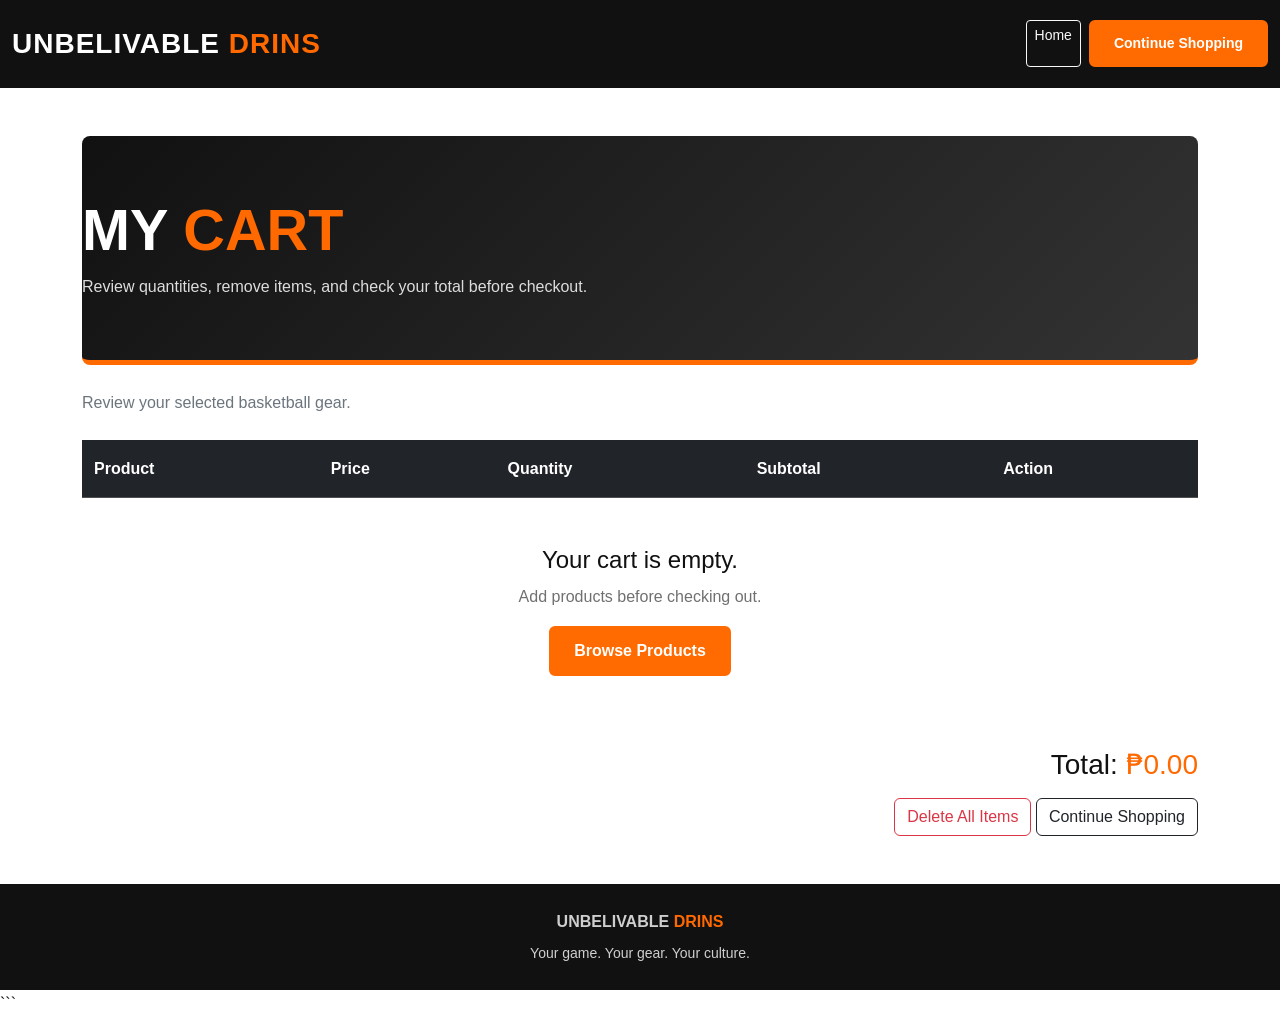
<file: cart.html>
<!DOCTYPE html>
<html lang="en">
<head>
    <meta charset="UTF-8">
    <meta name="viewport" content="width=device-width, initial-scale=1.0">
    <title>View Cart | DRINS UNBELIVABLE</title>

    <link href="https://cdn.jsdelivr.net/npm/bootstrap@5.3.3/dist/css/bootstrap.min.css" rel="stylesheet">
    <link rel="stylesheet" href="style.css">
</head>
<body>

<nav class="navbar navbar-dark bg-black">
    <div class="container">
        <a class="navbar-brand fw-bold" href="index.html">
            UNBELIVABLE <span class="orange">DRINS</span>
        </a>

        <div class="d-flex flex-wrap gap-2">
            <a class="btn btn-outline-light btn-sm" href="index.html">Home</a>
            <a class="btn btn-orange btn-sm" href="products.html">Continue Shopping</a>
        </div>
    </div>
</nav>

<main class="container py-5">

    <div class="page-header rounded-3 mb-4">
        <h1 class="fw-bold mb-2">MY <span class="orange">CART</span></h1>
        <p class="mb-0">
            Review quantities, remove items, and check your total before checkout.
        </p>
    </div>

    <p class="text-secondary mb-4">
        Review your selected basketball gear.
    </p>

    <div class="table-responsive">
        <table class="table table-hover align-middle mb-0">
            <thead class="table-dark">
                <tr>
                    <th>Product</th>
                    <th>Price</th>
                    <th>Quantity</th>
                    <th>Subtotal</th>
                    <th>Action</th>
                </tr>
            </thead>
            <tbody id="cartRows"></tbody>
        </table>
    </div>

    <div id="emptyMessage" class="text-center py-5" hidden>
        <h4>Your cart is empty.</h4>
        <p>Add products before checking out.</p>
        <a href="products.html" class="btn btn-orange">Browse Products</a>
    </div>

    <div class="text-end mt-4">
        <h3>Total: <span class="orange" id="grandTotal">₱0.00</span></h3>

        <button type="button" class="btn btn-outline-danger mt-2"
            id="clearCartButton">
            Delete All Items
        </button>

        <a href="products.html" class="btn btn-outline-dark mt-2">
            Continue Shopping
        </a>

        <a href="checkout.html" class="btn btn-orange mt-2"
            id="checkoutButton">
            Proceed to Buying List →
        </a>
    </div>

</main>

<footer class="site-footer text-white text-center py-4">
    <p class="mb-1 fw-bold">UNBELIVABLE <span class="orange">DRINS</span></p>
    <small>Your game. Your gear. Your culture.</small>
</footer>

<script>
function getCart() {
    try {
        const cart = JSON.parse(localStorage.getItem("buCart") || "[]");
        return Array.isArray(cart) ? cart : [];
    } catch (error) {
        return [];
    }
}

function saveCart(cart) {
    localStorage.setItem("buCart", JSON.stringify(cart));
}

function peso(amount) {
    return "₱" + amount.toLocaleString("en-PH", {
        minimumFractionDigits: 2,
        maximumFractionDigits: 2
    });
}

function renderCart() {
    const cart = getCart();
    const rows = document.getElementById("cartRows");
    const emptyMessage = document.getElementById("emptyMessage");
    const grandTotal = document.getElementById("grandTotal");
    const checkoutButton = document.getElementById("checkoutButton");

    rows.innerHTML = "";
    let total = 0;

    cart.forEach(function (item) {
        const price = Number(item.price);
        const quantity = Number(item.qty);

        if (!item.name || !Number.isFinite(price) ||
            price <= 0 || !Number.isInteger(quantity) || quantity < 1) {
            return;
        }

        const subtotal = price * quantity;
        total += subtotal;

        const row = document.createElement("tr");

        const nameCell = document.createElement("td");
        nameCell.className = "fw-bold";
        nameCell.textContent = item.name;

        const priceCell = document.createElement("td");
        priceCell.textContent = peso(price);

        const quantityCell = document.createElement("td");
        const controls = document.createElement("div");
        controls.className = "d-flex align-items-center gap-2";

        const decrease = document.createElement("button");
        decrease.type = "button";
        decrease.className = "btn btn-sm btn-outline-dark";
        decrease.textContent = "−";
        decrease.setAttribute("aria-label", "Decrease quantity");
        decrease.addEventListener("click", function () {
            changeQuantity(item.id, -1);
        });

        const quantityText = document.createElement("span");
        quantityText.textContent = quantity;

        const increase = document.createElement("button");
        increase.type = "button";
        increase.className = "btn btn-sm btn-outline-dark";
        increase.textContent = "+";
        increase.setAttribute("aria-label", "Increase quantity");
        increase.addEventListener("click", function () {
            changeQuantity(item.id, 1);
        });

        controls.appendChild(decrease);
        controls.appendChild(quantityText);
        controls.appendChild(increase);
        quantityCell.appendChild(controls);

        const subtotalCell = document.createElement("td");
        subtotalCell.textContent = peso(subtotal);

        const actionCell = document.createElement("td");
        const removeButton = document.createElement("button");
        removeButton.type = "button";
        removeButton.className = "btn btn-sm btn-outline-danger";
        removeButton.textContent = "Delete";

        removeButton.addEventListener("click", function () {
            removeItem(item.id);
        });

        actionCell.appendChild(removeButton);

        row.appendChild(nameCell);
        row.appendChild(priceCell);
        row.appendChild(quantityCell);
        row.appendChild(subtotalCell);
        row.appendChild(actionCell);

        rows.appendChild(row);
    });

    grandTotal.textContent = peso(total);
    emptyMessage.hidden = rows.children.length > 0;
    checkoutButton.style.display =
        rows.children.length > 0 ? "inline-block" : "none";
}

function changeQuantity(id, amount) {
    const cart = getCart();
    const item = cart.find(function (product) {
        return product.id === id;
    });

    if (!item) return;

    item.qty = Number(item.qty) + amount;

    const updatedCart = cart.filter(function (product) {
        return Number(product.qty) > 0;
    });

    saveCart(updatedCart);
    renderCart();
}

function removeItem(id) {
    const cart = getCart().filter(function (item) {
        return item.id !== id;
    });

    saveCart(cart);
    renderCart();
}

document.getElementById("clearCartButton").addEventListener("click", function () {
    if (confirm("Are you sure you want to delete all items from your cart?")) {
        saveCart([]);
        renderCart();
    }
});

renderCart();
</script>

<script src="https://cdn.jsdelivr.net/npm/bootstrap@5.3.3/dist/js/bootstrap.bundle.min.js"></script>
</body>
</html>
```
</file>
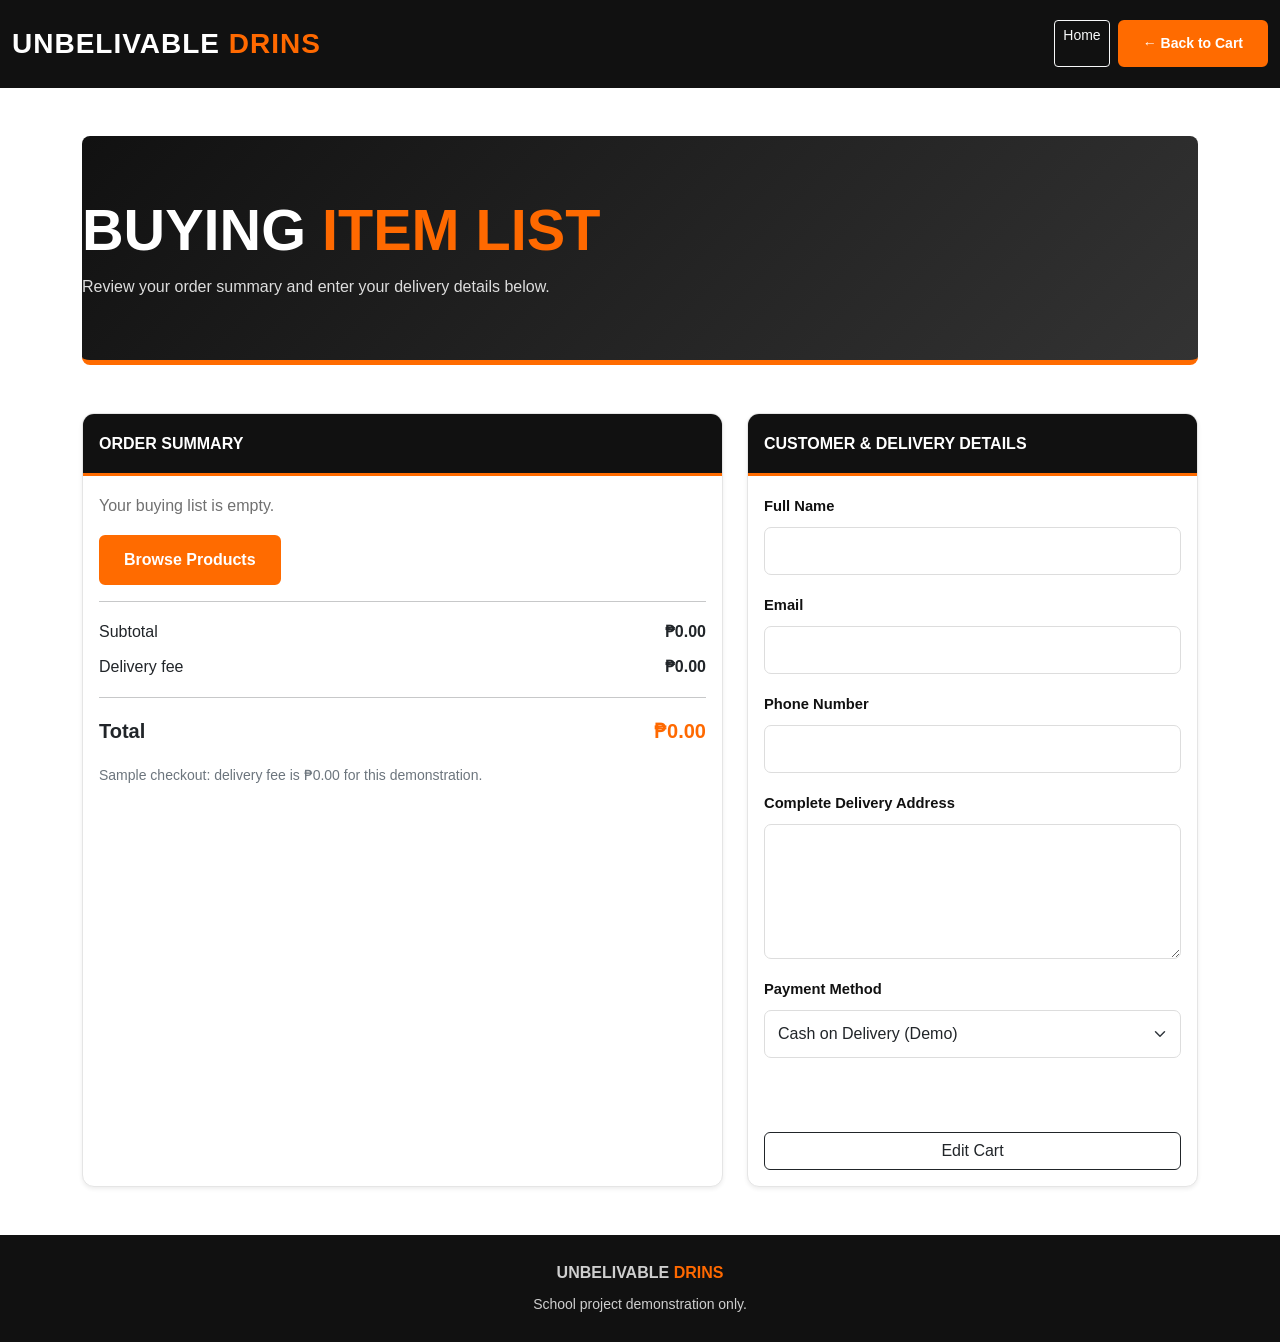
<file: checkout.html>
<!DOCTYPE html>
<html lang="en">
<head>
    <meta charset="UTF-8">
    <meta name="viewport" content="width=device-width, initial-scale=1">
    <title>Buying List | DRINS UNBELIVABLE</title>
    <link href="https://cdn.jsdelivr.net/npm/bootstrap@5.3.3/dist/css/bootstrap.min.css" rel="stylesheet">
    <link rel="stylesheet" href="style.css">
</head>
<body>

<nav class="navbar navbar-dark bg-black">
    <div class="container">
        <a class="navbar-brand fw-bold" href="index.html">
            UNBELIVABLE <span class="orange">DRINS</span>
        </a>
        <div class="d-flex flex-wrap gap-2">
            <a href="index.html" class="btn btn-outline-light btn-sm">Home</a>
            <a href="cart.html" class="btn btn-orange btn-sm">← Back to Cart</a>
        </div>
    </div>
</nav>

<main class="container py-5">
    <div class="page-header rounded-3 mb-4">
        <h1 class="fw-bold">BUYING <span class="orange">ITEM LIST</span></h1>
        <p class="mb-0">Review your order summary and enter your delivery details below.</p>
    </div>

    <div class="row g-4 mt-2">
        <div class="col-lg-7">
            <div class="card shadow-sm h-100">
                <div class="card-header bg-black text-white fw-bold py-3">
                    ORDER SUMMARY
                </div>

                <div class="card-body">
                    <div id="buyingList"></div>
                    <hr>

                    <div class="d-flex justify-content-between">
                        <span>Subtotal</span>
                        <strong id="subtotal">₱0.00</strong>
                    </div>

                    <div class="d-flex justify-content-between mt-2">
                        <span>Delivery fee</span>
                        <strong id="delivery">₱0.00</strong>
                    </div>

                    <hr>

                    <div class="d-flex justify-content-between fs-5">
                        <strong>Total</strong>
                        <strong class="orange" id="total">₱0.00</strong>
                    </div>

                    <p class="small text-secondary mt-3">
                        Sample checkout: delivery fee is ₱0.00 for this demonstration.
                    </p>
                </div>
            </div>
        </div>

        <div class="col-lg-5">
            <div class="card shadow-sm h-100">
                <div class="card-header bg-black text-white fw-bold py-3">
                    CUSTOMER &amp; DELIVERY DETAILS
                </div>

                <div class="card-body">
                    <form id="orderForm">
                        <div class="mb-3">
                            <label for="name" class="form-label">Full Name</label>
                            <input class="form-control" id="name" name="name" required>
                        </div>

                        <div class="mb-3">
                            <label for="email" class="form-label">Email</label>
                            <input class="form-control" type="email" id="email" name="email" required>
                        </div>

                        <div class="mb-3">
                            <label for="phone" class="form-label">Phone Number</label>
                            <input class="form-control" type="tel" id="phone" name="phone" required>
                        </div>

                        <div class="mb-3">
                            <label for="address" class="form-label">Complete Delivery Address</label>
                            <textarea class="form-control" id="address" name="address" rows="3" required></textarea>
                        </div>

                        <div class="mb-3">
                            <label for="payment" class="form-label">Payment Method</label>
                            <select class="form-select" id="payment" name="payment" required>
                                <option value="Cash on Delivery (Demo)">
                                    Cash on Delivery (Demo)
                                </option>
                            </select>
                        </div>

                        <button type="submit" id="placeOrder" class="btn btn-orange fw-bold w-100">
                            CONFIRM DEMO ORDER
                        </button>

                        <a href="cart.html" class="btn btn-outline-dark w-100 mt-2">
                            Edit Cart
                        </a>
                    </form>
                </div>
            </div>
        </div>
    </div>
</main>

<footer class="site-footer text-white text-center py-4">
    <p class="mb-1 fw-bold">UNBELIVABLE <span class="orange">DRINS</span></p>
    <small>School project demonstration only.</small>
</footer>

<script>
const catalog = [
    {id: 1, name: "Court Runner Basketball Shoes", price: 1499},
    {id: 2, name: "Street Dunk Sneakers", price: 1299},
    {id: 3, name: "High-Top Court Shoes", price: 1799},
    {id: 4, name: "Classic Basketball Jersey", price: 599},
    {id: 5, name: "Court Culture T-Shirt", price: 399},
    {id: 6, name: "Training Hoodie", price: 899},
    {id: 7, name: "Pro Grip Basketball", price: 799},
    {id: 8, name: "Indoor Game Basketball", price: 999},
    {id: 9, name: "Outdoor Street Ball", price: 699},
    {id: 10, name: "Basketball Backpack", price: 699},
    {id: 11, name: "Sports Water Bottle", price: 199},
    {id: 12, name: "Athletic Crew Socks", price: 149},
    {id: 13, name: "Basketball Knee Sleeves", price: 249},
    {id: 14, name: "Agility Training Cones", price: 299},
    {id: 15, name: "Jump Rope", price: 199},
    {id: 16, name: "Training Resistance Bands", price: 349},
    {id: 17, name: "Sports Duffel Bag", price: 749},
    {id: 18, name: "Workout Training Mat", price: 499}
];

function getCart() {
    try {
        return JSON.parse(localStorage.getItem("buCart") || "[]");
    } catch {
        return [];
    }
}

function peso(amount) {
    return "₱" + amount.toLocaleString("en-PH", {
        minimumFractionDigits: 2,
        maximumFractionDigits: 2
    });
}

function showBuyingList() {
    const cart = getCart().filter(item =>
        catalog.some(product => product.id === item.id) &&
        Number.isInteger(item.qty) &&
        item.qty > 0
    );

    const list = document.getElementById("buyingList");
    let subtotal = 0;

    if (!cart.length) {
        list.innerHTML = `
            <p>Your buying list is empty.</p>
            <a href="products.html" class="btn btn-orange">Browse Products</a>
        `;

        document.getElementById("placeOrder").disabled = true;
    } else {
        list.innerHTML = cart.map(item => {
            const product = catalog.find(p => p.id === item.id);
            const amount = product.price * item.qty;

            subtotal += amount;

            return `
                <div class="d-flex justify-content-between gap-3 border-bottom py-3">
                    <div>
                        <strong>${product.name}</strong>
                        <div class="text-secondary small">Quantity: ${item.qty}</div>
                    </div>
                    <strong>${peso(amount)}</strong>
                </div>
            `;
        }).join("");

        document.getElementById("placeOrder").disabled = false;
    }

    document.getElementById("subtotal").textContent = peso(subtotal);
    document.getElementById("delivery").textContent = peso(0);
    document.getElementById("total").textContent = peso(subtotal);

    return {cart, subtotal};
}

document.getElementById("orderForm").addEventListener("submit", function(event) {
    event.preventDefault();

    const {cart, subtotal} = showBuyingList();

    if (!cart.length) {
        alert("Your buying list is empty. Please add products first.");
        return;
    }

    const form = new FormData(this);
    const orderNumber = "CC-" + Date.now().toString().slice(-6);

    alert(
        "DEMO ORDER CONFIRMED!\n\n" +
        "Order Number: " + orderNumber + "\n" +
        "Name: " + form.get("name") + "\n" +
        "Phone: " + form.get("phone") + "\n" +
        "Address: " + form.get("address") + "\n" +
        "Items: " + cart.reduce((sum, item) => sum + item.qty, 0) + "\n" +
        "Total: " + peso(subtotal) + "\n" +
        "Payment: " + form.get("payment") + "\n\n" +
        "This is a demo only. No real order or payment was processed."
    );

    localStorage.removeItem("buCart");
    window.location.href = "products.html";
});

showBuyingList();
</script>

</body>
</html>
</file>
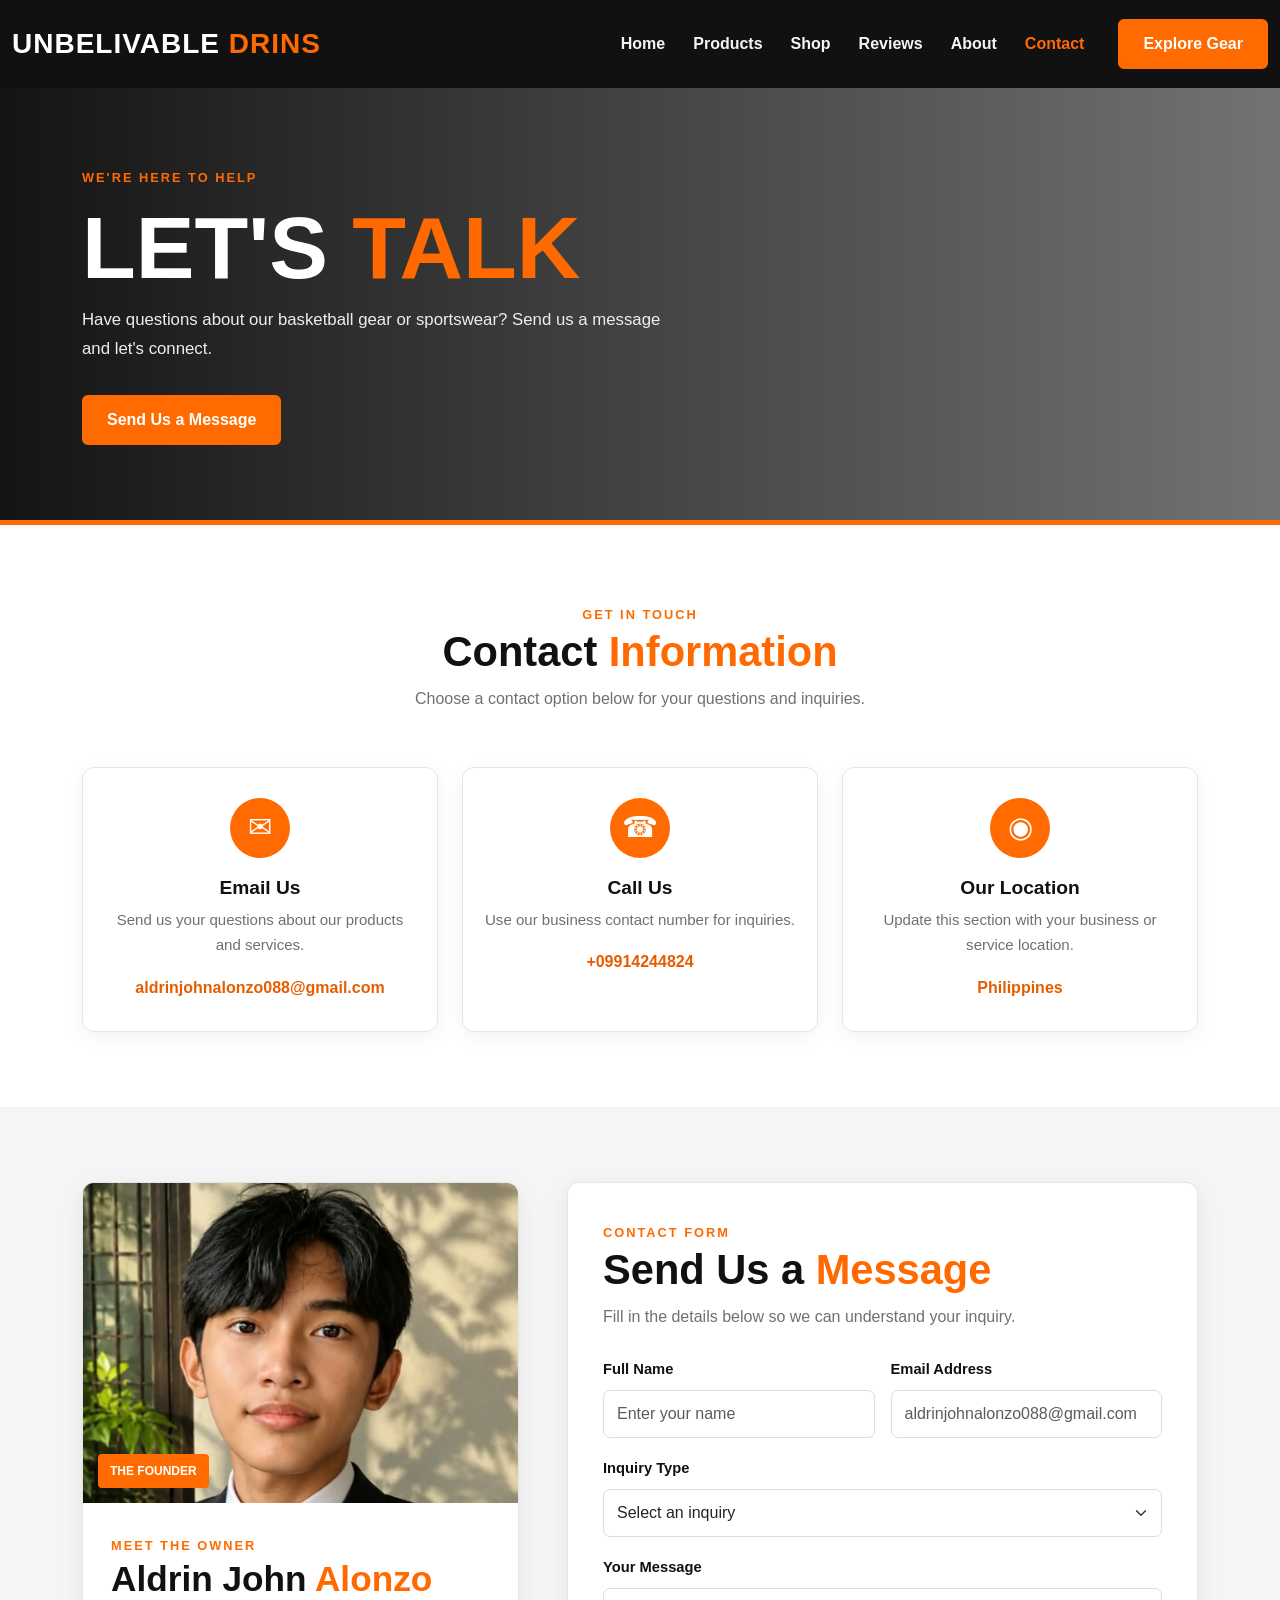
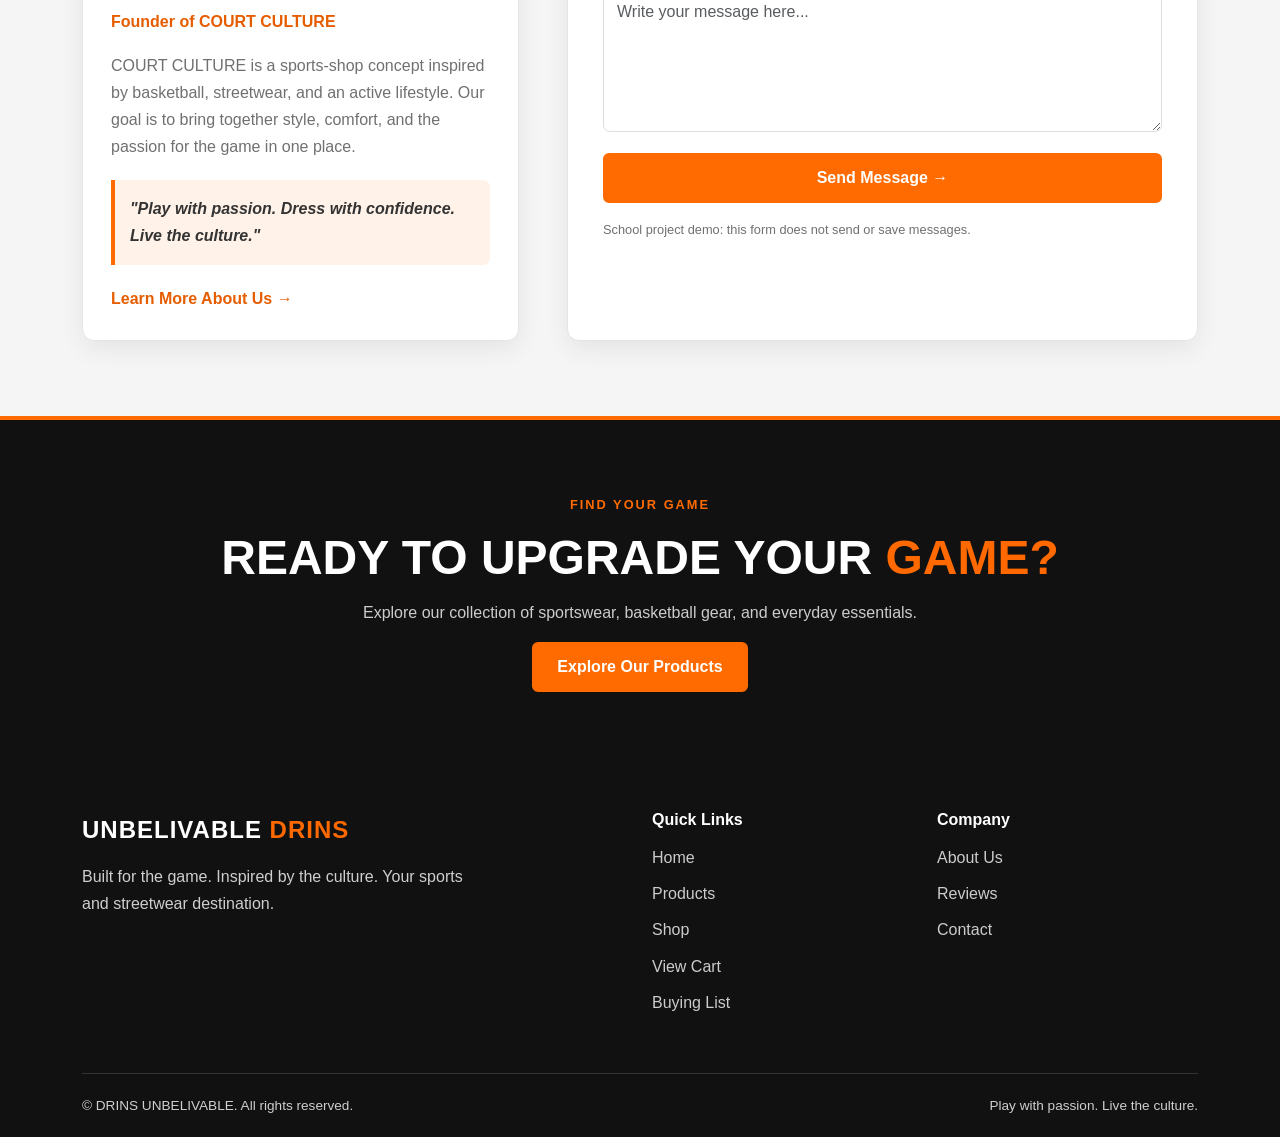
<file: contact.html>
<!DOCTYPE html>
<html lang="en">
<head>
    <meta charset="UTF-8">
    <meta name="viewport" content="width=device-width, initial-scale=1.0">
    <title>Contact Us |  DRINS UNBELIVABLE</title>
    <meta name="description" content="Contact COURT CULTURE for basketball gear, sportswear, product questions, and business inquiries.">
    <link href="https://cdn.jsdelivr.net/npm/bootstrap@5.3.3/dist/css/bootstrap.min.css" rel="stylesheet">
    <link rel="stylesheet" href="style.css">
</head>
<body>

<nav class="navbar navbar-expand-lg navbar-dark bg-black sticky-top">
    <div class="container">
        <a class="navbar-brand fw-bold" href="index.html">
            UNBELIVABLE <span class="orange">DRINS</span>
        </a>

        <button class="navbar-toggler" type="button" data-bs-toggle="collapse"
            data-bs-target="#mainNavbar" aria-controls="mainNavbar"
            aria-expanded="false" aria-label="Toggle navigation">
            <span class="navbar-toggler-icon"></span>
        </button>

        <div class="collapse navbar-collapse" id="mainNavbar">
            <ul class="navbar-nav ms-auto align-items-lg-center">
                <li class="nav-item"><a class="nav-link" href="index.html">Home</a></li>
                <li class="nav-item"><a class="nav-link" href="products.html">Products</a></li>
                <li class="nav-item"><a class="nav-link" href="shop.html">Shop</a></li>
                <li class="nav-item"><a class="nav-link" href="reviews.html">Reviews</a></li>
                <li class="nav-item"><a class="nav-link" href="about.html">About</a></li>
                <li class="nav-item"><a class="nav-link active" aria-current="page" href="contact.html">Contact</a></li>
                <li class="nav-item ms-lg-3 mt-2 mt-lg-0">
                    <a class="btn btn-orange" href="products.html">Explore Gear</a>
                </li>
            </ul>
        </div>
    </div>
</nav>

<header class="contact-hero">
    <div class="container">
        <div class="contact-hero-content">
            <span class="section-tag">WE'RE HERE TO HELP</span>
            <h1>LET'S <span class="orange">TALK</span></h1>
            <p>
                Have questions about our basketball gear or sportswear?
                Send us a message and let's connect.
            </p>
            <a href="#contact-form" class="btn btn-orange mt-3">Send Us a Message</a>
        </div>
    </div>
</header>

<section class="section-padding">
    <div class="container">
        <div class="section-heading text-center">
            <span class="section-tag">GET IN TOUCH</span>
            <h2>Contact <span class="orange">Information</span></h2>
            <p>Choose a contact option below for your questions and inquiries.</p>
        </div>

        <div class="row g-4 mt-2">
            <div class="col-md-4">
                <div class="contact-info-card">
                    <div class="contact-icon">
                        <span aria-hidden="true">&#9993;</span>
                    </div>
                    <h3>Email Us</h3>
                    <p>Send us your questions about our products and services.</p>
                    <a href="mailto:aldrinjohnalonzo088@gmail.com">aldrinjohnalonzo088@gmail.com</a>
                </div>
            </div>

            <div class="col-md-4">
                <div class="contact-info-card">
                    <div class="contact-icon">
                        <span aria-hidden="true">&#9742;</span>
                    </div>
                    <h3>Call Us</h3>
                    <p>Use our business contact number for inquiries.</p>
                    <a href="tel:+09914244824">+09914244824</a>
                </div>
            </div>

            <div class="col-md-4">
                <div class="contact-info-card">
                    <div class="contact-icon">
                        <span aria-hidden="true">&#9673;</span>
                    </div>
                    <h3>Our Location</h3>
                    <p>Update this section with your business or service location.</p>
                    <span class="contact-detail">Philippines</span>
                </div>
            </div>
        </div>
    </div>
</section>

<section class="contact-main-section section-padding" id="contact-form">
    <div class="container">
        <div class="row g-5 align-items-stretch">

            <div class="col-lg-5">
                <div class="owner-card">
                    <div class="owner-image-wrap">
                        <img
                            src="Aldrin.jpg"
                            alt="Sample portrait for the COURT CULTURE owner"
                            class="owner-photo"
                            loading="lazy">
                        <span class="owner-label">THE FOUNDER</span>
                    </div>

                    <div class="owner-content">
                        <span class="section-tag">MEET THE OWNER</span>
                        <h2>Aldrin John <span class="orange">Alonzo</span></h2>
                        <p class="owner-role">Founder of COURT CULTURE</p>

                        <p>
                            COURT CULTURE is a sports-shop concept inspired by
                            basketball, streetwear, and an active lifestyle.
                            Our goal is to bring together style, comfort, and
                            the passion for the game in one place.
                        </p>

                        <div class="owner-quote">
                            "Play with passion. Dress with confidence. Live the culture."
                        </div>

                        <a href="about.html" class="text-link">
                            Learn More About Us <span aria-hidden="true">&rarr;</span>
                        </a>
                    </div>
                </div>
            </div>

            <div class="col-lg-7">
                <div class="contact-form-card">
                    <span class="section-tag">CONTACT FORM</span>
                    <h2>Send Us a <span class="orange">Message</span></h2>
                    <p class="form-intro">
                        Fill in the details below so we can understand your inquiry.
                    </p>

                    <form action="#" method="post"
                        onsubmit="event.preventDefault(); alert('This is a demo form for a school project. Your message has not been sent.');">

                        <div class="row g-3">
                            <div class="col-md-6">
                                <label for="fullName" class="form-label">Full Name</label>
                                <input type="text" class="form-control" id="fullName"
                                    name="fullName" placeholder="Enter your name" required>
                            </div>

                            <div class="col-md-6">
                                <label for="email" class="form-label">Email Address</label>
                                <input type="email" class="form-control" id="email"
                                    name="aldrinjohnalonzo088@gmail.com" placeholder="aldrinjohnalonzo088@gmail.com" required>
                            </div>

                            <div class="col-12">
                                <label for="subject" class="form-label">Inquiry Type</label>
                                <select class="form-select" id="subject" name="subject" required>
                                    <option value="" selected disabled>Select an inquiry</option>
                                    <option value="product">Product Information</option>
                                    <option value="order">Order Inquiry</option>
                                    <option value="suggestion">Suggestion or Feedback</option>
                                    <option value="partnership">Business Partnership</option>
                                    <option value="other">Other</option>
                                </select>
                            </div>

                            <div class="col-12">
                                <label for="message" class="form-label">Your Message</label>
                                <textarea class="form-control" id="message" name="message"
                                    rows="5" placeholder="Write your message here..." required></textarea>
                            </div>

                            <div class="col-12">
                                <button type="submit" class="btn btn-orange submit-btn">
                                    Send Message <span aria-hidden="true">&rarr;</span>
                                </button>
                                <p class="form-note mt-3 mb-0">
                                    School project demo: this form does not send or save messages.
                                </p>
                            </div>
                        </div>
                    </form>
                </div>
            </div>

        </div>
    </div>
</section>

<section class="contact-cta">
    <div class="container text-center">
        <span class="section-tag">FIND YOUR GAME</span>
        <h2>READY TO UPGRADE YOUR <span class="orange">GAME?</span></h2>
        <p>Explore our collection of sportswear, basketball gear, and everyday essentials.</p>
        <a href="products.html" class="btn btn-orange mt-3">Explore Our Products</a>
    </div>
</section>

<footer class="site-footer">
    <div class="container">
        <div class="row g-4 py-5">
            <div class="col-md-6">
                <a class="footer-brand" href="index.html">
                    UNBELIVABLE <span class="orange">DRINS</span>
                </a>
                <p class="footer-description">
                    Built for the game. Inspired by the culture.
                    Your sports and streetwear destination.
                </p>
            </div>

            <div class="col-6 col-md-3">
                <h3 class="footer-heading">Quick Links</h3>
                <a href="index.html">Home</a>
                <a href="products.html">Products</a>
                <a href="shop.html">Shop</a>
                <a href="cart.html">View Cart</a>
                <a href="checkout.html">Buying List</a>
            </div>

            <div class="col-6 col-md-3">
                <h3 class="footer-heading">Company</h3>
                <a href="about.html">About Us</a>
                <a href="reviews.html">Reviews</a>
                <a href="contact.html">Contact</a>
            </div>
        </div>

        <div class="footer-bottom">
            <p>&copy;  DRINS UNBELIVABLE. All rights reserved.</p>
            <p>Play with passion. Live the culture.</p>
        </div>
    </div>
</footer>

<script src="https://cdn.jsdelivr.net/npm/bootstrap@5.3.3/dist/js/bootstrap.bundle.min.js"></script>
</body>
</html>
</file>
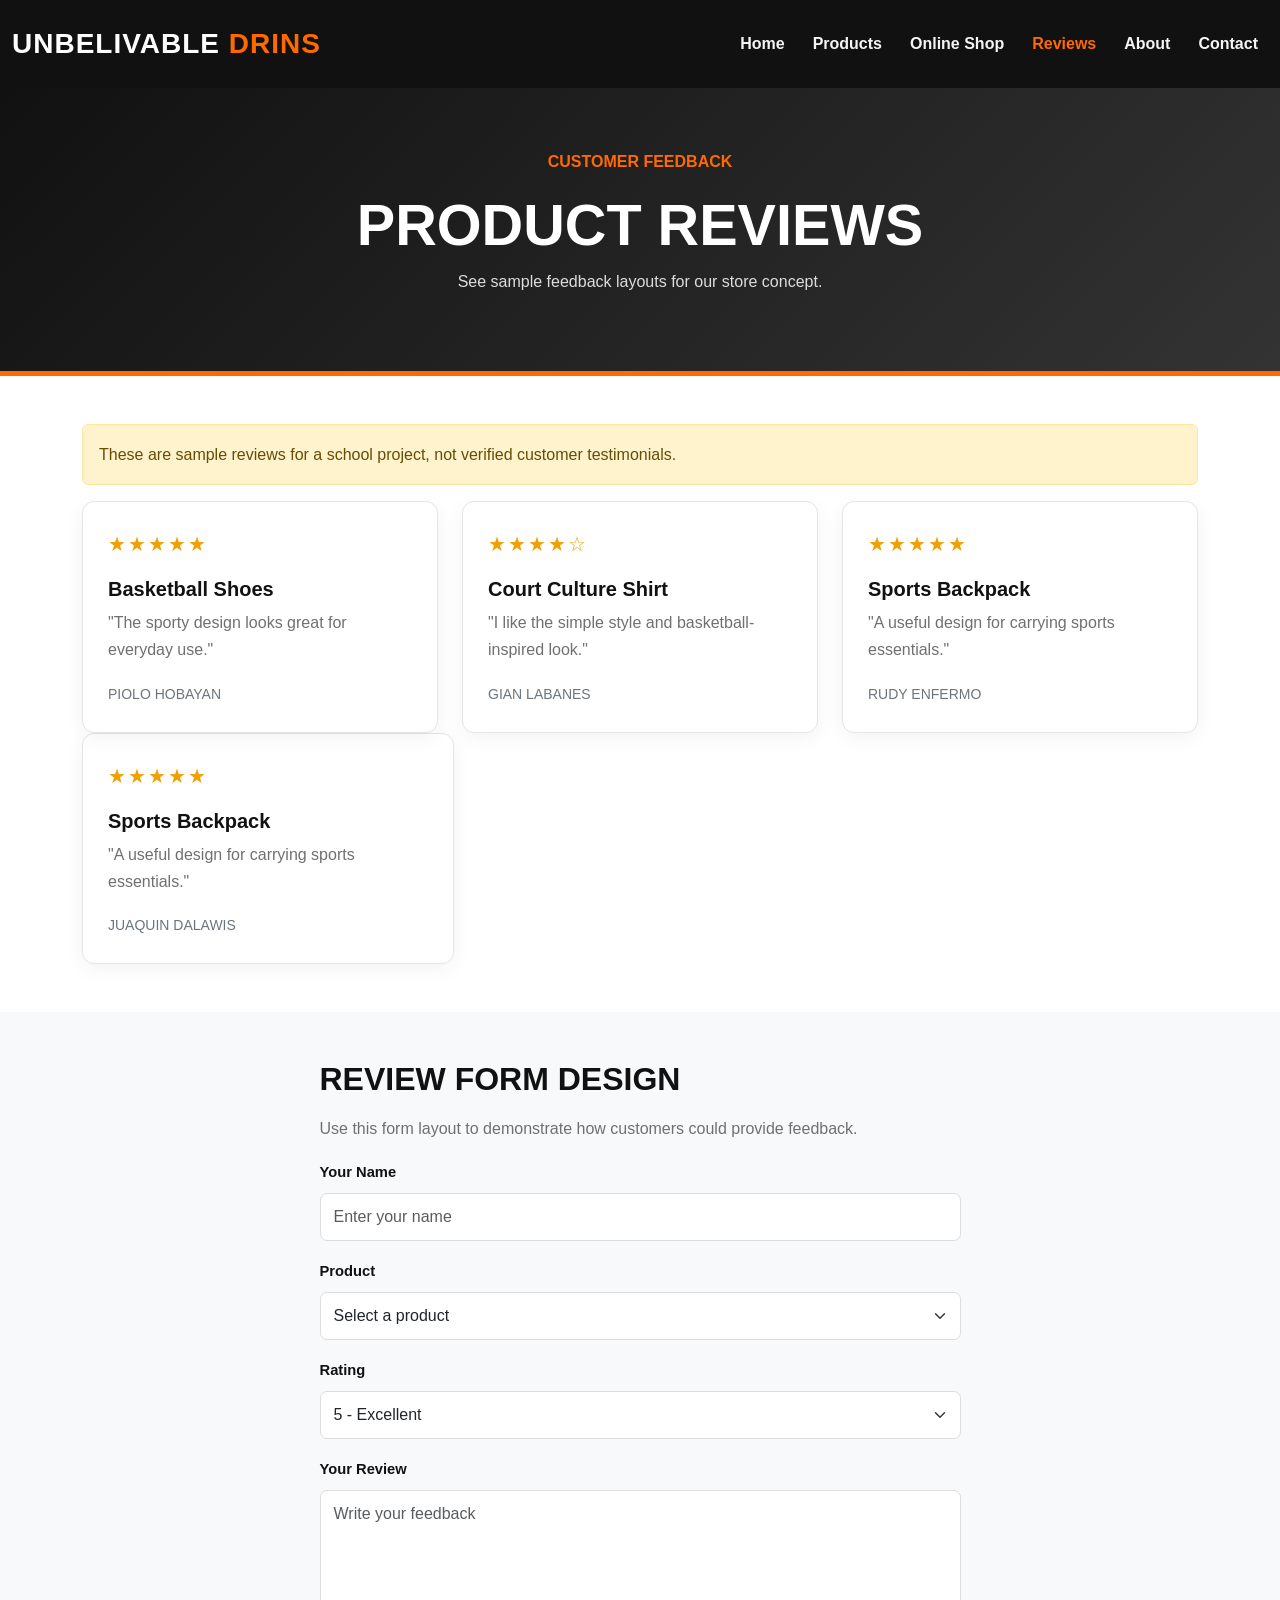
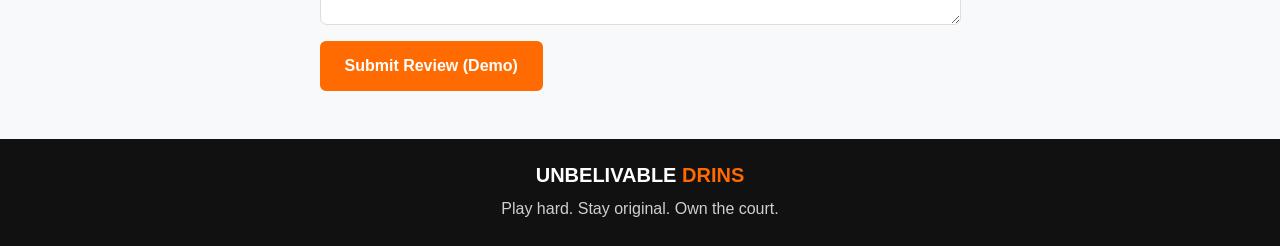
<file: reviews.html>
<!DOCTYPE html>
<html lang="en">
<head>
    <meta charset="UTF-8">
    <meta name="viewport" content="width=device-width, initial-scale=1.0">
    <title>Reviews |  DRINS UNBELIVABLE</title>
    <link href="https://cdn.jsdelivr.net/npm/bootstrap@5.3.3/dist/css/bootstrap.min.css" rel="stylesheet">
    <link rel="stylesheet" href="style.css">
</head>
<body>

<nav class="navbar navbar-expand-lg navbar-dark bg-black sticky-top">
    <div class="container">
        <a class="navbar-brand fw-bold" href="index.html">UNBELIVABLE <span class="orange">DRINS</span></a>
        <button class="navbar-toggler" type="button" data-bs-toggle="collapse" data-bs-target="#navbarMenu">
            <span class="navbar-toggler-icon"></span>
        </button>
        <div class="collapse navbar-collapse" id="navbarMenu">
            <ul class="navbar-nav ms-auto">
                <li class="nav-item"><a class="nav-link" href="index.html">Home</a></li>
                <li class="nav-item"><a class="nav-link" href="products.html">Products</a></li>
                <li class="nav-item"><a class="nav-link" href="shop.html">Online Shop</a></li>
                <li class="nav-item"><a class="nav-link active" href="reviews.html">Reviews</a></li>
                <li class="nav-item"><a class="nav-link" href="about.html">About</a></li>
                <li class="nav-item"><a class="nav-link" href="contact.html">Contact</a></li>
            </ul>
        </div>
    </div>
</nav>

<header class="page-header text-center">
    <div class="container">
        <p class="orange fw-bold">CUSTOMER FEEDBACK</p>
        <h1 class="display-4 fw-bold">PRODUCT REVIEWS</h1>
        <p>See sample feedback layouts for our store concept.</p>
    </div>
</header>

<section class="container py-5">
    <div class="alert alert-warning">
        These are sample reviews for a school project, not verified customer testimonials.
    </div>

    <div class="row g-4">
        <div class="col-md-4">
            <div class="info-card">
                <p class="review-stars fs-5">★★★★★</p>
                <h5 class="fw-bold">Basketball Shoes</h5>
                <p>"The sporty design looks great for everyday use."</p>
                <small class="text-secondary">PIOLO HOBAYAN</small>
            </div>
        </div>
        <div class="col-md-4">
            <div class="info-card">
                <p class="review-stars fs-5">★★★★☆</p>
                <h5 class="fw-bold">Court Culture Shirt</h5>
                <p>"I like the simple style and basketball-inspired look."</p>
                <small class="text-secondary">GIAN LABANES</small>
            </div>
        </div>
        <div class="col-md-4">
            <div class="info-card">
                <p class="review-stars fs-5">★★★★★</p>
                <h5 class="fw-bold">Sports Backpack</h5>
                <p>"A useful design for carrying sports essentials."</p>
                <small class="text-secondary">RUDY ENFERMO</small>
            </div>
        </div>
    </div>
    <div class="col-md-4">
            <div class="info-card">
                <p class="review-stars fs-5">★★★★★</p>
                <h5 class="fw-bold">Sports Backpack</h5>
                <p>"A useful design for carrying sports essentials."</p>
                <small class="text-secondary">JUAQUIN DALAWIS</small>
            </div>
        </div>
    </div>
</section>

<section class="bg-light py-5">
    <div class="container">
        <div class="row justify-content-center">
            <div class="col-lg-7">
                <h2 class="fw-bold mb-3">REVIEW FORM DESIGN</h2>
                <p>Use this form layout to demonstrate how customers could provide feedback.</p>
                <form>
                    <div class="mb-3">
                        <label for="customerName" class="form-label">Your Name</label>
                        <input id="customerName" type="text" class="form-control" placeholder="Enter your name">
                    </div>
                    <div class="mb-3">
                        <label for="productName" class="form-label">Product</label>
                        <select id="productName" class="form-select">
                            <option>Select a product</option>
                            <option>Court Runner Shoes</option>
                            <option>Street Basketball</option>
                            <option>Court Culture Shirt</option>
                            <option>Sports Backpack</option>
                        </select>
                    </div>
                    <div class="mb-3">
                        <label for="rating" class="form-label">Rating</label>
                        <select id="rating" class="form-select">
                            <option>5 - Excellent</option>
                            <option>4 - Very Good</option>
                            <option>3 - Good</option>
                            <option>2 - Fair</option>
                            <option>1 - Poor</option>
                        </select>
                    </div>
                    <div class="mb-3">
                        <label for="reviewText" class="form-label">Your Review</label>
                        <textarea id="reviewText" class="form-control" rows="4" placeholder="Write your feedback"></textarea>
                    </div>
                    <button type="button" class="btn btn-orange">Submit Review (Demo)</button>
                </form>
            </div>
        </div>
    </div>
</section>

<footer class="site-footer py-4 text-center">
    <div class="container">
        <h5 class="fw-bold">UNBELIVABLE <span class="orange">DRINS</span></h5>
        <p class="mb-0">Play hard. Stay original. Own the court.</p>
    </div>
</footer>

<script src="https://cdn.jsdelivr.net/npm/bootstrap@5.3.3/dist/js/bootstrap.bundle.min.js"></script>
</body>
</html>
</file>
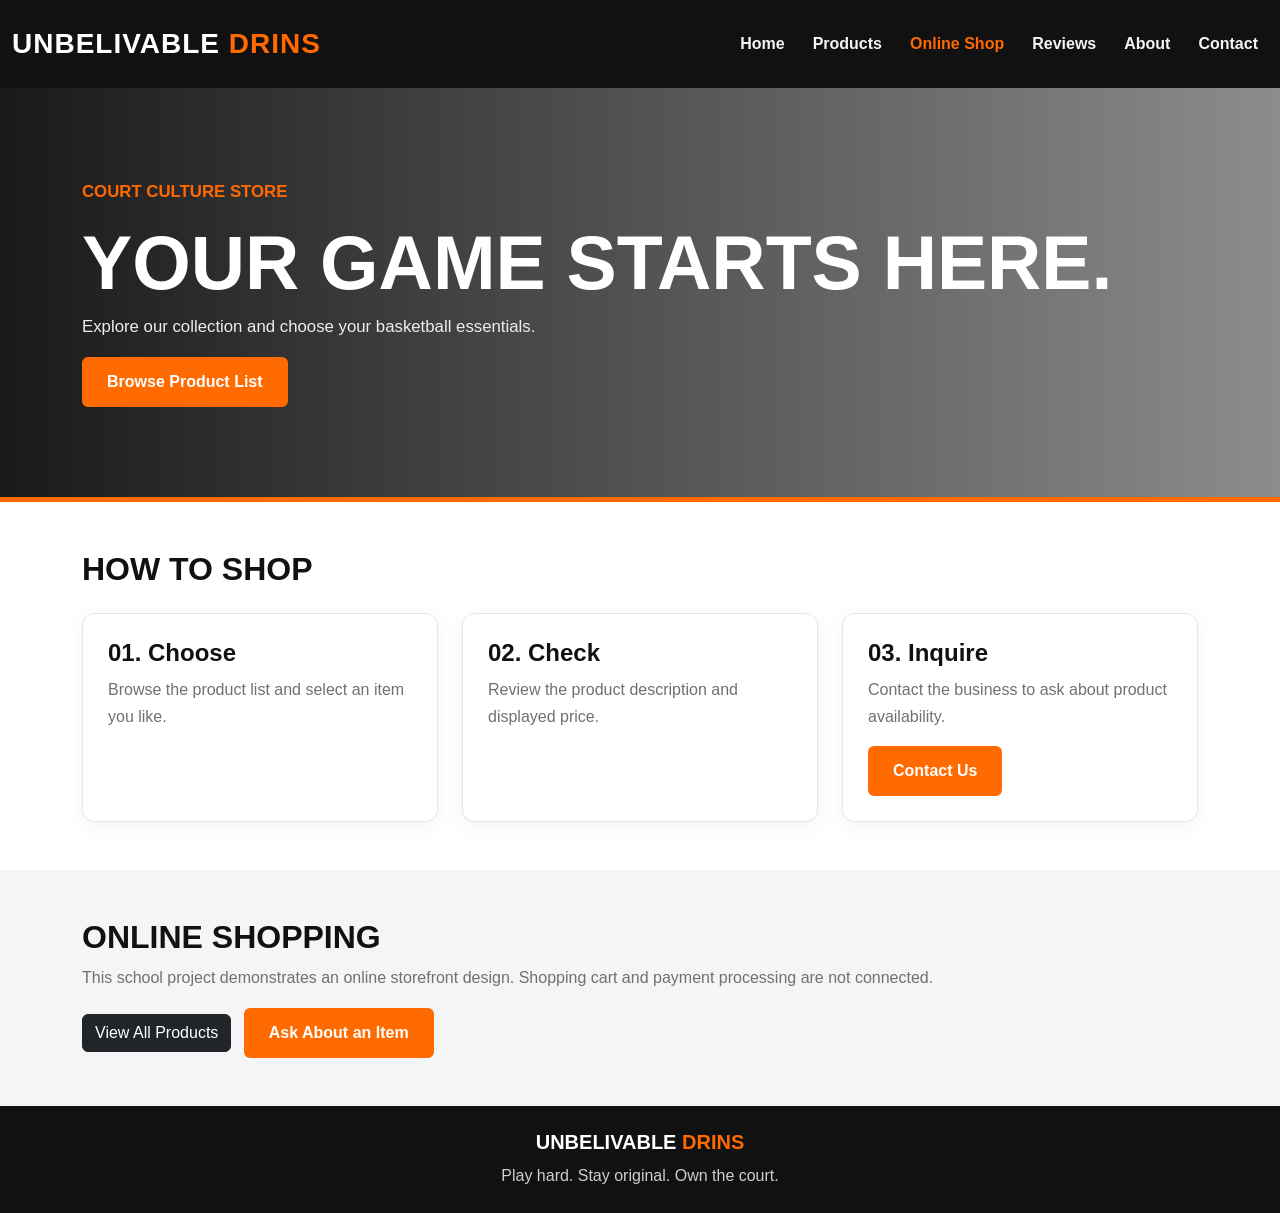
<file: shop.html>
<!DOCTYPE html>
<html lang="en">
<head>
    <meta charset="UTF-8">
    <meta name="viewport" content="width=device-width, initial-scale=1.0">
    <title>Online Shop | DRINS UNBELIVABLE</title>
    <link href="https://cdn.jsdelivr.net/npm/bootstrap@5.3.3/dist/css/bootstrap.min.css" rel="stylesheet">
    <link rel="stylesheet" href="style.css">
</head>
<body>

<nav class="navbar navbar-expand-lg navbar-dark bg-black sticky-top">
    <div class="container">
        <a class="navbar-brand fw-bold" href="index.html">UNBELIVABLE <span class="orange">DRINS</span></a>
        <button class="navbar-toggler" type="button" data-bs-toggle="collapse" data-bs-target="#navbarMenu">
            <span class="navbar-toggler-icon"></span>
        </button>
        <div class="collapse navbar-collapse" id="navbarMenu">
            <ul class="navbar-nav ms-auto">
                <li class="nav-item"><a class="nav-link" href="index.html">Home</a></li>
                <li class="nav-item"><a class="nav-link" href="products.html">Products</a></li>
                <li class="nav-item"><a class="nav-link active" href="shop.html">Online Shop</a></li>
                <li class="nav-item"><a class="nav-link" href="reviews.html">Reviews</a></li>
                <li class="nav-item"><a class="nav-link" href="about.html">About</a></li>
                <li class="nav-item"><a class="nav-link" href="contact.html">Contact</a></li>
            </ul>
        </div>
    </div>
</nav>

<header class="shop-hero">
    <div class="container">
        <p class="orange fw-bold">COURT CULTURE STORE</p>
        <h1 class="display-4 fw-bold">YOUR GAME STARTS HERE.</h1>
        <p>Explore our collection and choose your basketball essentials.</p>
        <a href="products.html" class="btn btn-orange">Browse Product List</a>
    </div>
</header>

<section class="container py-5">
    <h2 class="fw-bold mb-4">HOW TO SHOP</h2>
    <div class="row g-4">
        <div class="col-md-4">
            <div class="info-card">
                <h4>01. Choose</h4>
                <p>Browse the product list and select an item you like.</p>
            </div>
        </div>
        <div class="col-md-4">
            <div class="info-card">
                <h4>02. Check</h4>
                <p>Review the product description and displayed price.</p>
            </div>
        </div>
        <div class="col-md-4">
            <div class="info-card">
                <h4>03. Inquire</h4>
                <p>Contact the business to ask about product availability.</p>
                <a href="contact.html" class="btn btn-orange">Contact Us</a>
            </div>
        </div>
    </div>
</section>

<section class="cart-section py-5">
    <div class="container">
        <h2 class="fw-bold">ONLINE SHOPPING</h2>
        <p>This school project demonstrates an online storefront design. Shopping cart and payment processing are not connected.</p>
        <a href="products.html" class="btn btn-dark">View All Products</a>
        <a href="contact.html" class="btn btn-orange ms-2">Ask About an Item</a>
    </div>
</section>

<footer class="site-footer py-4 text-center">
    <div class="container">
        <h5 class="fw-bold">UNBELIVABLE <span class="orange">DRINS</span></h5>
        <p class="mb-0">Play hard. Stay original. Own the court.</p>
    </div>
</footer>

<script src="https://cdn.jsdelivr.net/npm/bootstrap@5.3.3/dist/js/bootstrap.bundle.min.js"></script>
</body>
</html>
</file>
<file: style.css>
/* ===================================
   COURT CULTURE - COMPLETE CSS
=================================== */

:root {
    --orange: #ff6b00;
    --orange-dark: #e65d00;
    --black: #111111;
    --dark-gray: #202020;
    --white: #ffffff;
    --light: #f5f5f5;
    --gray: #707070;
    --border: #e5e5e5;
    --radius: 12px;
}

* {
    box-sizing: border-box;
}

html {
    scroll-behavior: smooth;
}

body {
    margin: 0;
    background: var(--white);
    color: var(--black);
    font-family: Arial, Helvetica, sans-serif;
    line-height: 1.7;
    overflow-x: hidden;
}

img {
    max-width: 100%;
}

a {
    text-decoration: none;
}

p {
    color: var(--gray);
}

.orange {
    color: var(--orange) !important;
}

.bg-black {
    background-color: var(--black) !important;
}


/* NAVBAR FIX */
.navbar {
    background: #111 !important;
    padding: 15px 0;
    position: relative;
    z-index: 1000;
}

.navbar .container {
    max-width: 1400px;
}

.navbar-brand {
    font-size: 28px;
    font-weight: 800;
    letter-spacing: 1px;
    white-space: nowrap;
    margin-right: 25px;
}

.orange {
    color: #ff6900 !important;
}

.navbar-nav {
    display: flex;
    align-items: center;
    gap: 8px;
}

.navbar-nav .nav-link {
    color: #f5f5f5 !important;
    font-weight: 600;
    padding: 10px !important;
    white-space: nowrap;
}

.navbar-nav .nav-link.active,
.navbar-nav .nav-link:hover {
    color: #ff6900 !important;
}

.btn-orange {
    background: #ff6900;
    color: white !important;
    border: 1px solid #ff6900;
    font-weight: 700;
}

.btn-orange:hover {
    background: #e85e00;
    color: white !important;
}

/* Keep the basketball hero visible */
.hero {
    min-height: calc(100vh - 85px);
    background-position: center;
    background-size: cover;
    background-repeat: no-repeat;
}

/* Responsive navbar */
@media (max-width: 991.98px) {
    .navbar .container {
        padding-left: 20px;
        padding-right: 20px;
    }

    .navbar-brand {
        font-size: 23px;
        margin-right: 0;
    }

    .navbar-nav {
        align-items: stretch;
        gap: 0;
        padding-top: 15px;
    }

    .navbar-nav .nav-link {
        padding: 10px 0 !important;
    }

    .navbar-nav .btn {
        display: inline-block;
        margin: 6px 0;
        width: fit-content;
    }

    .hero {
        min-height: calc(100vh - 75px);
        background-position: center;
    }
}


/* BUTTONS */

.btn-orange {
    display: inline-block;
    padding: 11px 23px;
    color: var(--white);
    background: var(--orange);
    border: 2px solid var(--orange);
    border-radius: 6px;
    font-weight: 700;
    transition: 0.25s ease;
}

.btn-orange:hover {
    color: var(--white);
    background: var(--orange-dark);
    border-color: var(--orange-dark);
    transform: translateY(-2px);
}

.btn-warning {
    color: #ffffff !important;
    background-color: var(--orange) !important;
    border-color: var(--orange) !important;
}

.btn-warning:hover,
.btn-warning:focus {
    background-color: var(--orange-dark) !important;
    border-color: var(--orange-dark) !important;
}

.text-warning {
    color: var(--orange) !important;
}

/* GENERAL SECTIONS */

.section-padding {
    padding: 75px 0;
}

.section-heading {
    max-width: 720px;
    margin: 0 auto 30px;
    text-align: center;
}

.section-heading h2,
.contact-form-card h2 {
    font-size: clamp(1.8rem, 4vw, 2.6rem);
    font-weight: 900;
}

.section-tag {
    color: var(--orange);
    font-size: 0.8rem;
    font-weight: 800;
    letter-spacing: 2px;
    text-transform: uppercase;
}

.page-header {
    padding: 60px 0;
    color: var(--white);
    background: linear-gradient(135deg, #111111, #333333);
    border-bottom: 5px solid var(--orange);
}

.page-header h1 {
    font-size: clamp(2.3rem, 5vw, 3.6rem);
    font-weight: 900;
}

.page-header p {
    color: #dddddd;
}

/* HOMEPAGE HERO */

.hero,
.shop-hero {
    padding: 90px 0;
    color: var(--white);
    background:
        linear-gradient(90deg, rgba(0, 0, 0, 0.9), rgba(0, 0, 0, 0.45)),
        url("https://images.unsplash.com/photo-1546519638-68e109498ffc?auto=format&fit=crop&w=1600&q=85");
    background-size: cover;
    background-position: center;
    border-bottom: 5px solid var(--orange);
}

.hero h1,
.shop-hero h1 {
    font-size: clamp(2.5rem, 6vw, 4.7rem);
    font-weight: 900;
    line-height: 1.1;
}

.hero p,
.shop-hero p {
    max-width: 600px;
    color: #eeeeee;
    font-size: 1.05rem;
}

/* CATEGORY CARDS */

.category-card {
    height: 100%;
    padding: 28px;
    color: var(--white);
    background: var(--black);
    border-bottom: 4px solid var(--orange);
    border-radius: var(--radius);
    transition: 0.25s ease;
}

.category-card h3 {
    font-weight: 800;
}

.category-card p {
    color: #cccccc;
}

.category-card:hover {
    transform: translateY(-5px);
}

/* PRODUCT CARDS */

.product-card {
    height: 100%;
    overflow: hidden;
    background: var(--white);
    border: 1px solid var(--border);
    border-radius: var(--radius);
    transition: transform 0.25s ease, box-shadow 0.25s ease;
}

.product-card:hover {
    transform: translateY(-5px);
    box-shadow: 0 12px 28px rgba(0, 0, 0, 0.12);
}

.product-card img,
.product-card .card-img-top {
    display: block;
    width: 100%;
    height: 220px;
    object-fit: cover;
}

.product-card .card-body {
    padding: 20px;
}

.product-card .card-title {
    font-weight: 800;
}

.product-card .badge {
    color: var(--white);
    background: var(--black) !important;
}

.price,
.product-price {
    color: var(--orange);
    font-size: 1.25rem;
    font-weight: 900;
}

/* INFORMATION CARDS */

.info-card,
.review-card {
    height: 100%;
    padding: 25px;
    background: var(--white);
    border: 1px solid var(--border);
    border-radius: var(--radius);
    box-shadow: 0 5px 20px rgba(0, 0, 0, 0.05);
}

.info-card h3,
.info-card h4,
.review-card h3,
.review-card h4 {
    font-weight: 800;
}

.cart-section {
    background: var(--light);
}

/* CONTACT HERO */

.contact-hero {
    display: flex;
    align-items: center;
    min-height: 380px;
    padding: 75px 0;
    color: var(--white);
    background:
        linear-gradient(90deg, rgba(0, 0, 0, 0.92), rgba(0, 0, 0, 0.55)),
        url("https://images.unsplash.com/photo-1546519638-68e109498ffc?auto=format&fit=crop&w=1600&q=85");
    background-size: cover;
    background-position: center;
    border-bottom: 5px solid var(--orange);
}

.contact-hero-content {
    max-width: 720px;
}

.contact-hero h1 {
    margin: 12px 0;
    color: var(--white);
    font-size: clamp(3rem, 7vw, 5.5rem);
    font-weight: 900;
    line-height: 1.05;
}

.contact-hero p {
    max-width: 580px;
    color: #eeeeee;
    font-size: 1.05rem;
}

/* CONTACT INFORMATION */

.contact-info-card {
    height: 100%;
    padding: 30px 22px;
    text-align: center;
    background: var(--white);
    border: 1px solid var(--border);
    border-radius: var(--radius);
    box-shadow: 0 5px 20px rgba(0, 0, 0, 0.05);
    transition: 0.25s ease;
}

.contact-info-card:hover {
    transform: translateY(-5px);
    box-shadow: 0 12px 25px rgba(0, 0, 0, 0.1);
}

.contact-icon {
    display: flex;
    align-items: center;
    justify-content: center;
    width: 60px;
    height: 60px;
    margin: 0 auto 18px;
    color: var(--white);
    background: var(--orange);
    border-radius: 50%;
    font-size: 1.8rem;
}

.contact-info-card h3 {
    font-size: 1.2rem;
    font-weight: 800;
}

.contact-info-card p {
    font-size: 0.94rem;
}

.contact-info-card a,
.contact-detail {
    color: var(--orange-dark);
    font-weight: 700;
    overflow-wrap: anywhere;
}

/* CONTACT SECTION */

.contact-main-section {
    background: var(--light);
}

/* OWNER PROFILE */

.owner-card {
    height: 100%;
    overflow: hidden;
    background: var(--white);
    border: 1px solid var(--border);
    border-radius: var(--radius);
    box-shadow: 0 8px 25px rgba(0, 0, 0, 0.07);
}

.owner-image-wrap {
    position: relative;
    height: 320px;
    overflow: hidden;
    background: #dddddd;
}

.owner-photo {
    display: block;
    width: 100%;
    height: 100%;
    min-height: 0;
    object-fit: cover;
    object-position: center 35%;
}

.owner-label {
    position: absolute;
    bottom: 15px;
    left: 15px;
    padding: 7px 12px;
    color: var(--white);
    background: var(--orange);
    border-radius: 4px;
    font-size: 0.75rem;
    font-weight: 800;
}

.owner-content {
    padding: 28px;
}

.owner-content h2 {
    font-size: clamp(1.7rem, 3vw, 2.2rem);
    font-weight: 900;
}

.owner-role {
    color: var(--orange-dark);
    font-weight: 700;
}

.owner-quote {
    margin: 20px 0;
    padding: 15px;
    color: #333333;
    background: #fff2e8;
    border-left: 4px solid var(--orange);
    border-radius: 0 7px 7px 0;
    font-style: italic;
    font-weight: 700;
}

.text-link {
    color: var(--orange-dark);
    font-weight: 800;
}

.text-link:hover {
    color: var(--black);
}

/* CONTACT FORM */

.contact-form-card {
    height: 100%;
    padding: 35px;
    background: var(--white);
    border: 1px solid var(--border);
    border-radius: var(--radius);
    box-shadow: 0 8px 25px rgba(0, 0, 0, 0.07);
}

.form-intro {
    margin-bottom: 25px;
}

.form-label {
    color: var(--black);
    font-size: 0.92rem;
    font-weight: 700;
}

.form-control,
.form-select {
    min-height: 48px;
    padding: 11px 13px;
    border: 1px solid #dddddd;
    border-radius: 7px;
}

textarea.form-control {
    min-height: 135px;
    resize: vertical;
}

.form-control:focus,
.form-select:focus {
    border-color: var(--orange);
    box-shadow: 0 0 0 4px rgba(255, 107, 0, 0.13);
}

.submit-btn {
    width: 100%;
    margin-top: 5px;
}

.form-note {
    font-size: 0.8rem;
}

/* CONTACT CALL TO ACTION */

.contact-cta {
    padding: 70px 0;
    color: var(--white);
    text-align: center;
    background: var(--black);
    border-top: 4px solid var(--orange);
}

.contact-cta h2 {
    margin: 12px 0;
    font-size: clamp(1.9rem, 4vw, 3rem);
    font-weight: 900;
}

.contact-cta p {
    max-width: 650px;
    margin: 0 auto;
    color: #cccccc;
}

/* REVIEWS */

.review-stars {
    color: #f0a000;
    letter-spacing: 2px;
}

/* FOOTER */

.site-footer {
    color: var(--white);
    background: var(--black);
}

.footer-brand {
    display: inline-block;
    margin-bottom: 12px;
    color: var(--white);
    font-size: 1.5rem;
    font-weight: 900;
    letter-spacing: 1px;
}

.footer-brand:hover {
    color: var(--white);
}

.footer-description {
    max-width: 390px;
    color: #bbbbbb;
}

.footer-heading {
    margin-bottom: 15px;
    color: var(--white);
    font-size: 1rem;
    font-weight: 800;
}

.site-footer .row a:not(.footer-brand) {
    display: block;
    width: fit-content;
    margin-bottom: 9px;
    color: #cccccc;
}

.site-footer .row a:not(.footer-brand):hover {
    color: var(--orange);
}

.footer-bottom {
    display: flex;
    justify-content: space-between;
    gap: 15px;
    padding: 20px 0;
    border-top: 1px solid #333333;
}

.footer-bottom p {
    margin: 0;
    color: #aaaaaa;
    font-size: 0.85rem;
}

.footer-links {
    display: flex;
    justify-content: center;
    flex-wrap: wrap;
    gap: 16px;
}

.footer-links a {
    color: #ffffff;
}

.footer-links a:hover {
    color: var(--orange);
}

/* TABLES AND CHECKOUT */

.table thead th {
    padding: 15px 12px;
    white-space: nowrap;
}

.table tbody td {
    padding: 16px 12px;
}

.table tbody tr:hover {
    background: #fff7f1;
}

.card {
    border: 1px solid var(--border);
    border-radius: 12px;
    overflow: hidden;
}

.card-header {
    border-bottom: 3px solid var(--orange);
}

#buyingList > div {
    align-items: flex-start;
}

#placeOrder:disabled {
    opacity: 0.55;
    cursor: not-allowed;
}

.site-footer p,
.site-footer small {
    color: #cfcfcf;
}

/* RESPONSIVE DESIGN */

@media (max-width: 991px) {
    .navbar .nav-link {
        margin: 5px 0;
    }

    .section-padding {
        padding: 60px 0;
    }

    .contact-form-card {
        padding: 28px;
    }
}

@media (max-width: 767px) {
    main.container {
        padding-top: 28px !important;
        padding-bottom: 36px !important;
    }

    .section-padding {
        padding: 48px 0;
    }

    .hero,
    .shop-hero {
        padding: 60px 0;
    }

    .contact-hero {
        min-height: auto;
        padding: 60px 0;
    }

    .product-card img,
    .product-card .card-img-top {
        height: 200px;
    }

    .owner-image-wrap {
        height: 290px;
    }

    .owner-content,
    .contact-form-card {
        padding: 24px;
    }

    .footer-bottom {
        flex-direction: column;
        gap: 5px;
    }

    .table-responsive {
        border: 1px solid var(--border);
        border-radius: 10px;
    }

    #buyingList > div {
        gap: 12px !important;
    }

    .navbar .container {
        gap: 12px;
    }
}

@media (max-width: 575px) {
    .navbar-brand {
        font-size: 1.15rem;
    }

    .hero h1,
    .shop-hero h1 {
        font-size: 2.5rem;
    }

    .contact-hero h1 {
        font-size: 3rem;
    }

    .product-card img,
    .product-card .card-img-top {
        height: 190px;
    }

    .owner-image-wrap {
        height: 255px;
    }

    .owner-content,
    .contact-form-card {
        padding: 20px;
    }

    .form-control,
    .form-select {
        font-size: 16px;
    }
}

@media (prefers-reduced-motion: reduce) {
    *,
    *::before,
    *::after {
        scroll-behavior: auto !important;
        transition: none !important;
    }
}
</file>
